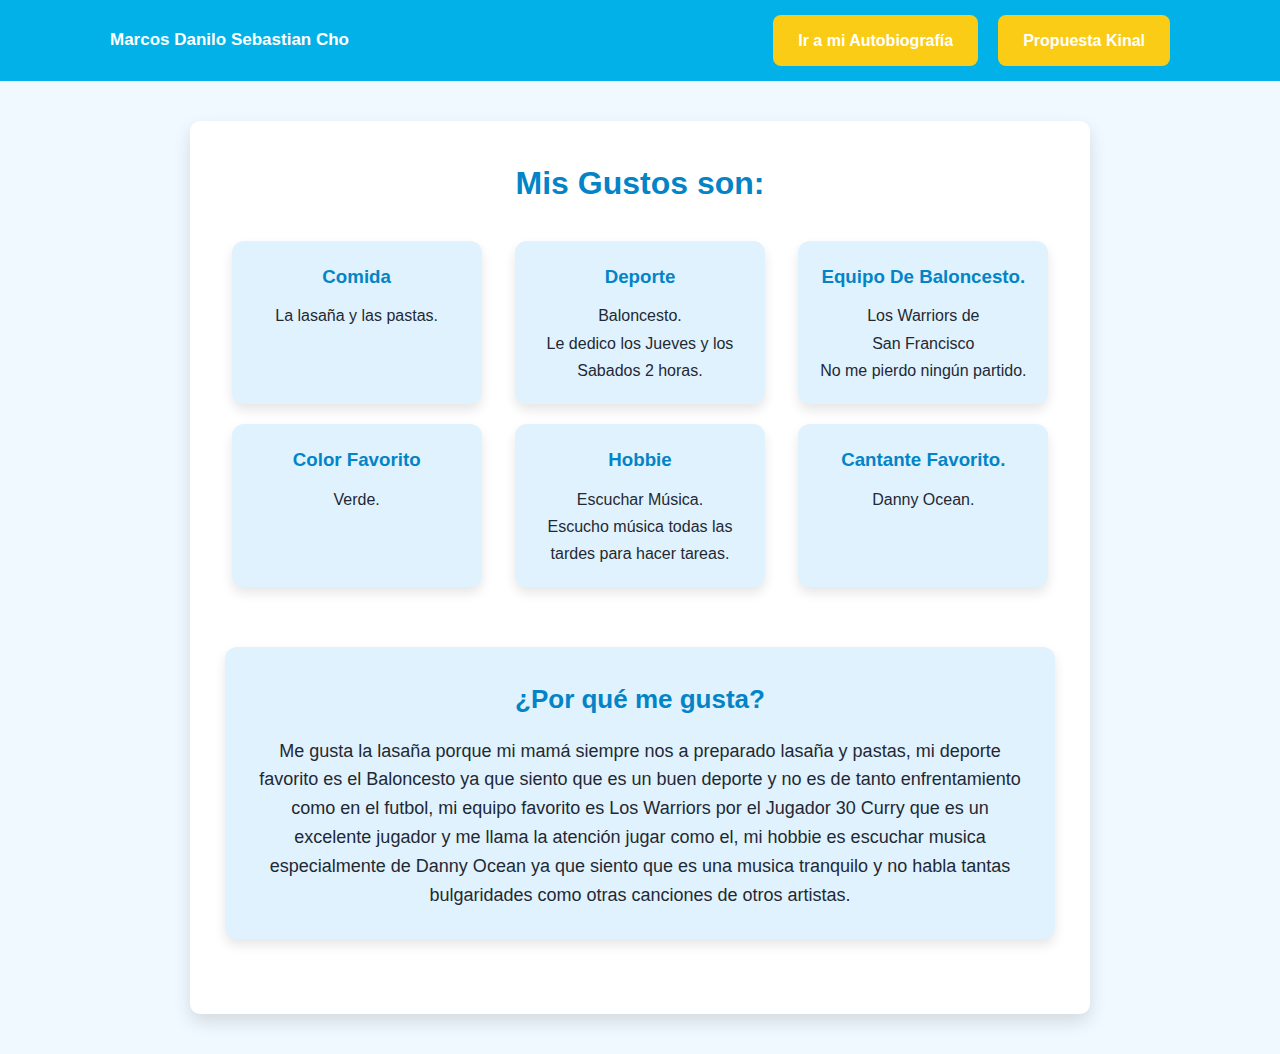
<file: index.html>
<!DOCTYPE html>
<html lang="es">
<head>
    <meta charset="UTF-8">
    <meta name="viewport" content="width=device-width, initial-scale=1.0">
    <title>Mis Gustos</title>
    <link rel="icon" type="image/png" href="./componets/layout/images/favicon.png">
    <link rel="stylesheet" href="./componets/layout/styles/styleMisGustos.css">
    <link rel="stylesheet" href="./componets/common/button.css">
</head>
<body>

     <header class="main-header">
        <div class="nav">
            <nav class="navbar">
                <div class="logo">Marcos Danilo Sebastian Cho</div>
                <ul>
                    <a href="autobiografia.html" class="btn">Ir a mi Autobiografía</a>
                    <a href="propuestaKinal.html" class="btn">Propuesta Kinal</a>
                </ul>
            </nav>
        </div>
    </header>

    <main>
    <h1>Mis Gustos son:</h1>

    <div class="cards-container">
        <div class="card-square">
            <h3>Comida</h3>
            <p>La lasaña y las pastas.</p>
        </div>

        <div class="card-square">
            <h3>Deporte</h3>
            <p>Baloncesto.</p>
            <p>Le dedico los Jueves y los Sabados 2 horas.</p>
        </div>

        <div class="card-square">
            <h3>Equipo De Baloncesto.</h3>
            <p>Los Warriors de <br>San Francisco</p>
            <p>No me pierdo ningún partido.</p>
        </div>

        <div class="card-square">
            <h3>Color Favorito</h3>
            <p>Verde.</p>
        </div>

        <div class="card-square">
            <h3>Hobbie</h3>
            <p>Escuchar Música.</p>
            <p>Escucho música todas las tardes para hacer tareas.</p>
        </div>

        <div class="card-square">
            <h3>Cantante Favorito.</h3>
            <p>Danny Ocean.</p>
        </div>

        

        <div class="card-grande">
            <h3>¿Por qué me gusta?</h3>
            <p>
                Me gusta la lasaña porque mi mamá siempre nos a preparado lasaña y pastas, mi deporte favorito es el Baloncesto ya
                que siento que es un buen deporte y no es de tanto enfrentamiento como en el futbol, mi equipo favorito es Los Warriors
                por el Jugador 30 Curry que es un excelente jugador y me llama la atención jugar como el, mi hobbie es escuchar musica especialmente
                de Danny Ocean ya que siento que es una musica tranquilo y no habla tantas bulgaridades como otras canciones de otros artistas.
            </p>
        </div>


    
    </div>
</main>

</body>
</html>
</file>
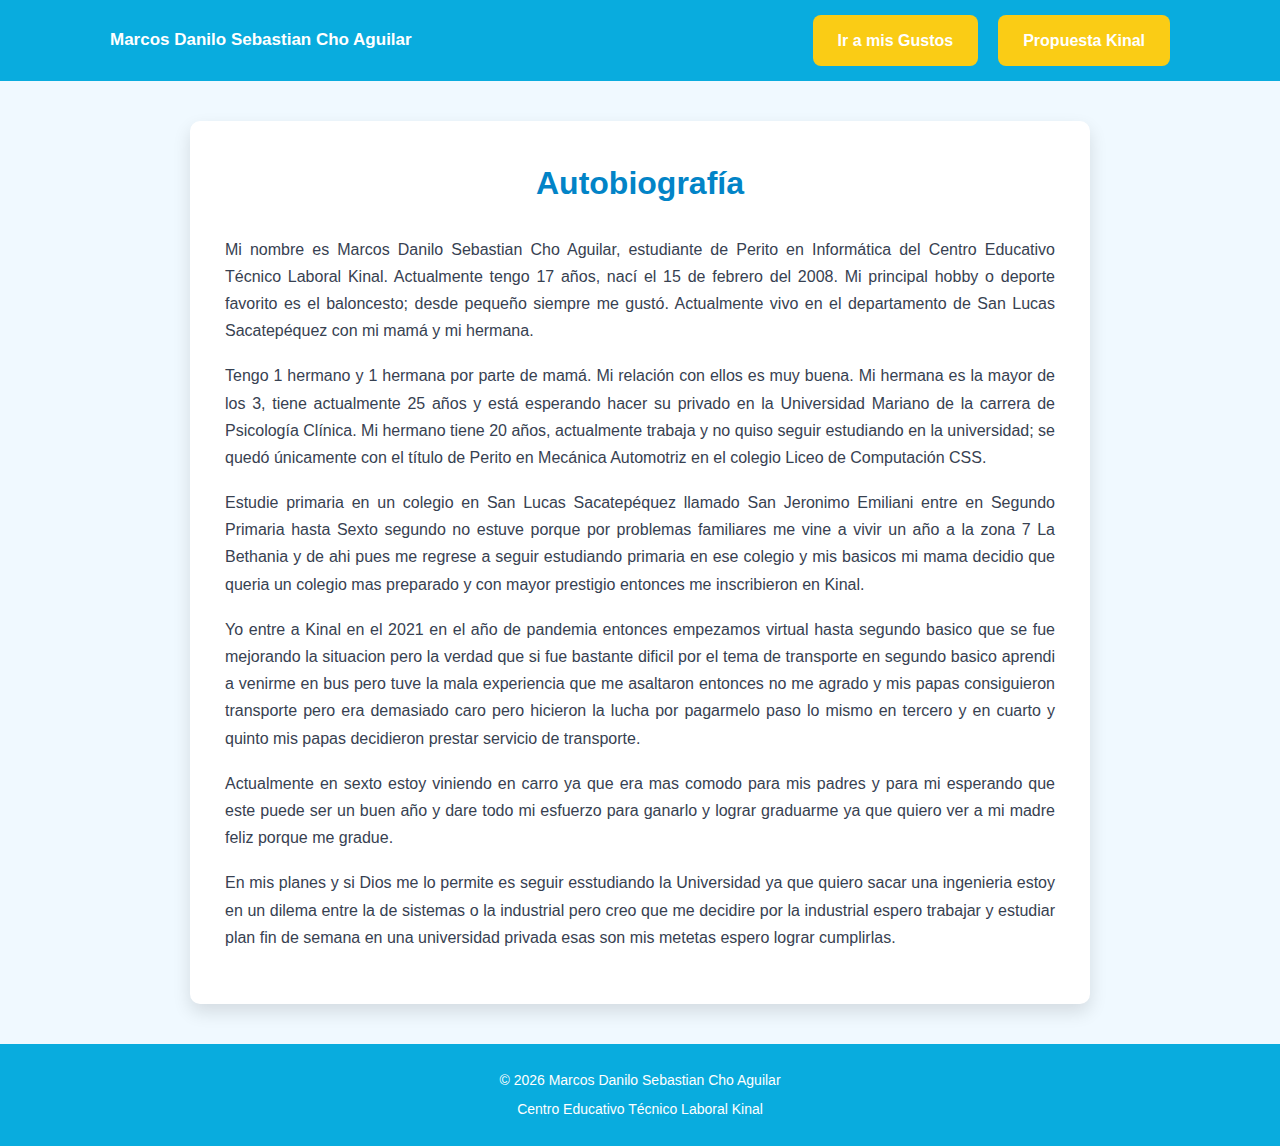
<file: autobiografia.html>
<!DOCTYPE html>
<html lang="es">
<head>
    <meta charset="UTF-8">
    <meta name="viewport" content="width=device-width, initial-scale=1.0">
    <title>Autobiografía</title>
    <link rel="icon" type="image/png" href="./componets/layout/images/favicon.png">
    <link rel="stylesheet" href="./componets/layout/styles/style.css">
    <link rel="stylesheet" href="./componets/common/button.css">
</head>
<body>

    <header class="main-header">
        <div class="nav">
            <nav class="navbar">
                <div class="logo">Marcos Danilo Sebastian Cho Aguilar</div>
                <ul>
                    <a href="index.html" class="btn">Ir a mis Gustos</a>
                    <a href="propuestaKinal.html" class="btn">Propuesta Kinal</a>
                </ul>
            </nav>
        </div>
    </header>

    <main>
        <h1>Autobiografía</h1>
        <p>
            Mi nombre es Marcos Danilo Sebastian Cho Aguilar, estudiante de Perito en Informática del Centro Educativo Técnico 
            Laboral Kinal. Actualmente tengo 17 años, nací el 15 de febrero del 2008. Mi principal hobby o deporte favorito es 
            el baloncesto; desde pequeño siempre me gustó. Actualmente vivo en el departamento de San Lucas Sacatepéquez con 
            mi mamá y mi hermana.
        </p>

        <p>
            Tengo 1 hermano y 1 hermana por parte de mamá. Mi relación con ellos es muy buena. Mi hermana es la mayor de los 3, 
            tiene actualmente 25 años y está esperando hacer su privado en la Universidad Mariano de la carrera de Psicología Clínica. 
            Mi hermano tiene 20 años, actualmente trabaja y no quiso seguir estudiando en la universidad; se quedó únicamente con 
            el título de Perito en Mecánica Automotriz en el colegio Liceo de Computación CSS.
        </p>

        <p>
            Estudie primaria en un colegio en San Lucas Sacatepéquez llamado San Jeronimo Emiliani entre en Segundo Primaria hasta Sexto 
            segundo no estuve porque por problemas familiares me vine a vivir un año a la zona 7 La Bethania y de ahi pues me regrese a seguir
            estudiando primaria en ese colegio y mis basicos mi mama decidio que queria un colegio mas preparado y con mayor prestigio entonces me
            inscribieron en Kinal.
        </p>

        <p>
            Yo entre a Kinal en el 2021 en el año de pandemia entonces empezamos virtual hasta segundo basico que se fue mejorando la situacion
            pero la verdad que si fue bastante dificil por el tema de transporte en segundo basico aprendi a venirme en bus pero tuve la mala 
            experiencia que me asaltaron entonces no me agrado y mis papas consiguieron transporte pero era demasiado caro pero hicieron
            la lucha por pagarmelo paso lo mismo en tercero y en cuarto  y quinto mis papas decidieron prestar servicio de transporte.
        </p>

        <p>
            Actualmente en sexto estoy viniendo en carro ya que era mas comodo para mis padres y para mi esperando que este puede ser un buen
            año y dare todo mi esfuerzo para ganarlo y lograr graduarme ya que quiero ver a mi madre feliz porque me gradue.
        </p>

        <p>
            En mis planes y si Dios me lo permite es seguir esstudiando la Universidad ya que quiero sacar una ingenieria estoy en un dilema entre 
            la de sistemas o la industrial pero creo que me decidire por la industrial espero trabajar y estudiar plan fin de semana en una universidad
            privada esas son mis metetas espero lograr cumplirlas.
        </p>
    </main>

    <footer class="footer">
        <p>© 2026 Marcos Danilo Sebastian Cho Aguilar</p>
        <p>Centro Educativo Técnico Laboral Kinal</p>
    </footer>


</body>
</html>
</file>
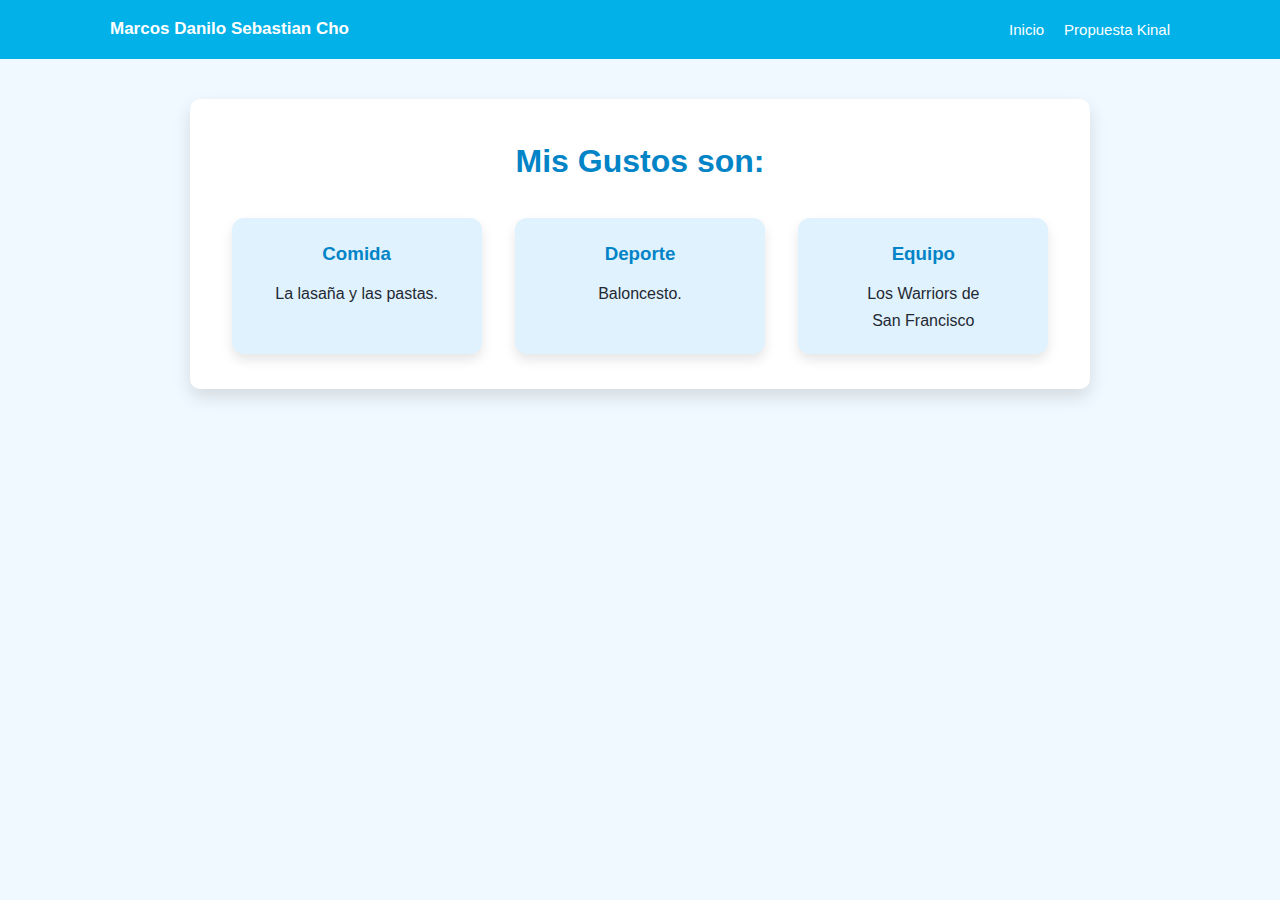
<file: misGustos.html>
<!DOCTYPE html>
<html lang="es">
<head>
    <meta charset="UTF-8">
    <meta name="viewport" content="width=device-width, initial-scale=1.0">
    <title>Mis Gustos</title>
    <link rel="stylesheet" href="styles/styleMisGustos.css">
</head>
<body>

     <header class="main-header">
        <div class="nav">
            <nav class="navbar">
                <div class="logo">Marcos Danilo Sebastian Cho</div>
                <ul>
                    <li><a href="index.html">Inicio</a></li>
                    <li><a href="propuestaKinal.html">Propuesta Kinal</a></li>
                </ul>
            </nav>
        </div>
    </header>

    <main>
    <h1>Mis Gustos son:</h1>

    <div class="cards-container">
        <div class="card-square">
            <h3>Comida</h3>
            <p>La lasaña y las pastas.</p>
        </div>

        <div class="card-square">
            <h3>Deporte</h3>
            <p>Baloncesto.</p>
        </div>

        <div class="card-square">
            <h3>Equipo</h3>
            <p>Los Warriors de <br>San Francisco</p>
        </div>
    </div>
</main>

</body>
</html>
</file>
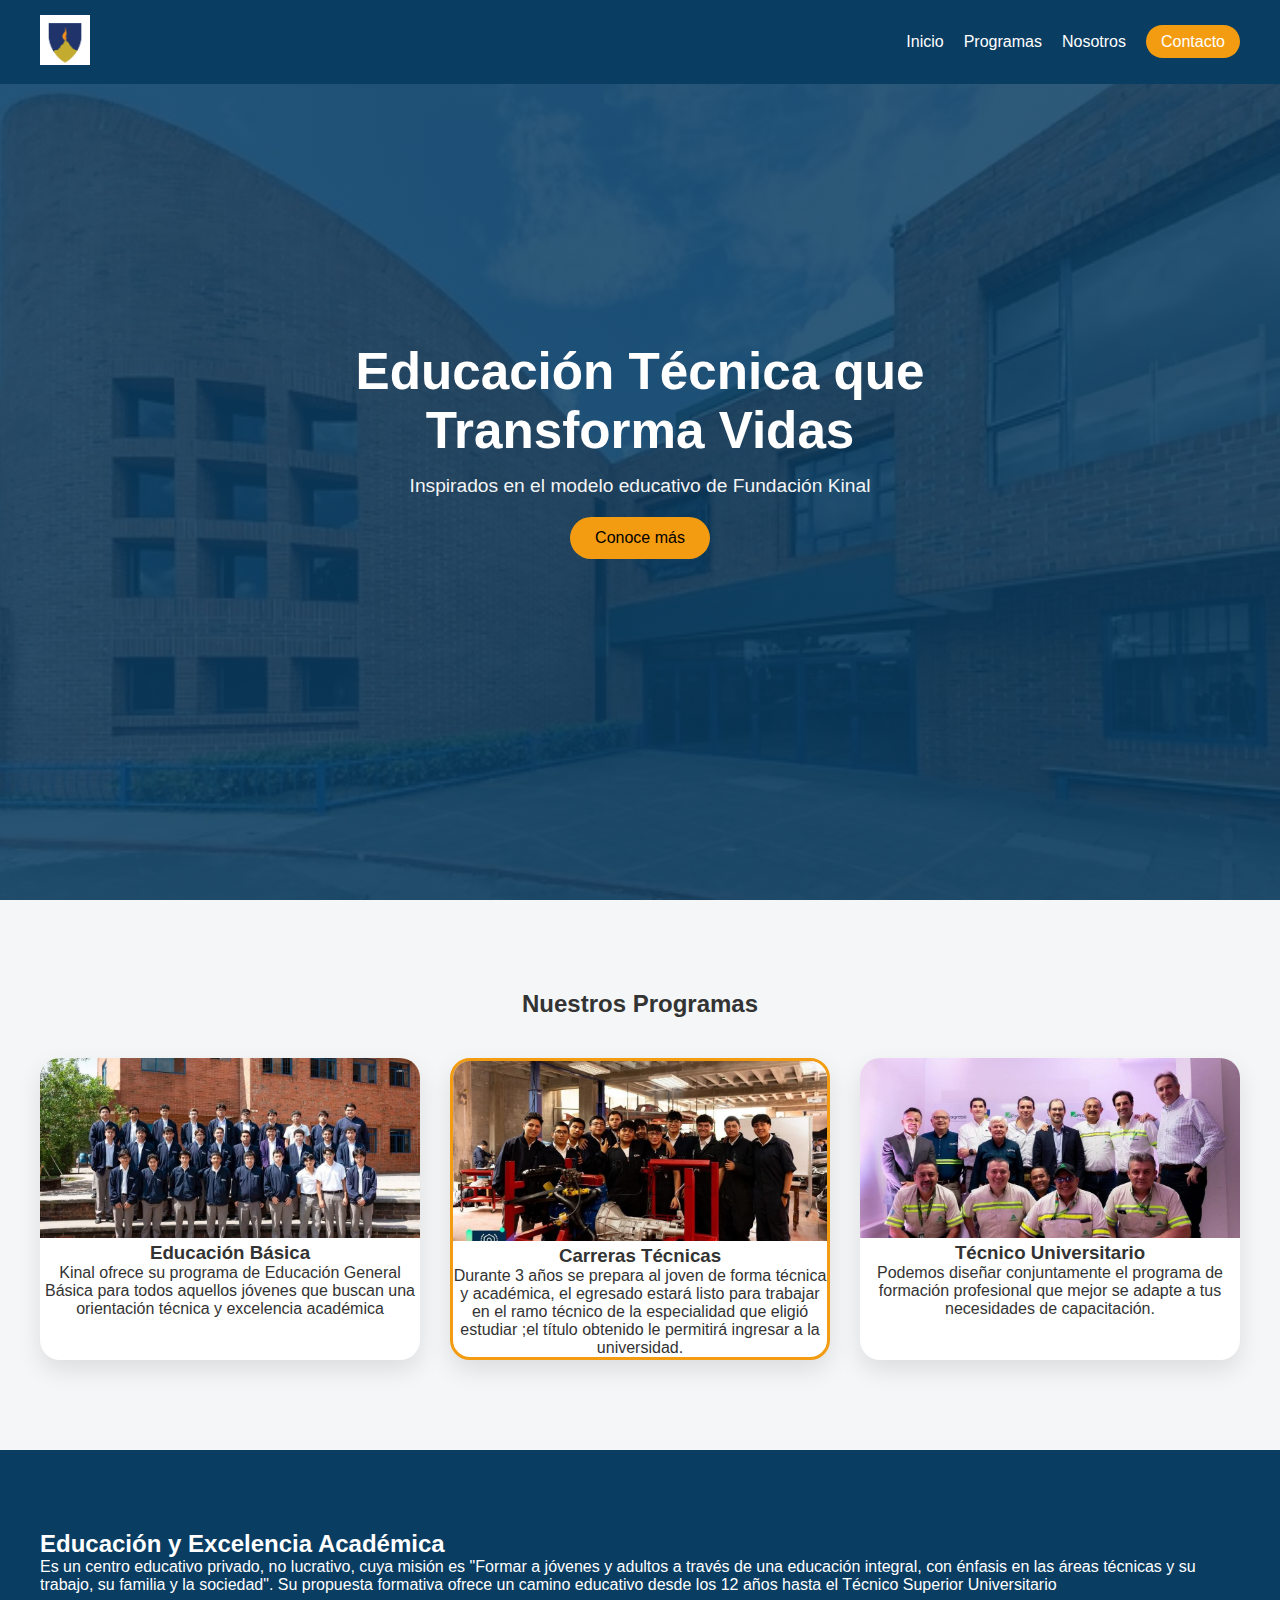
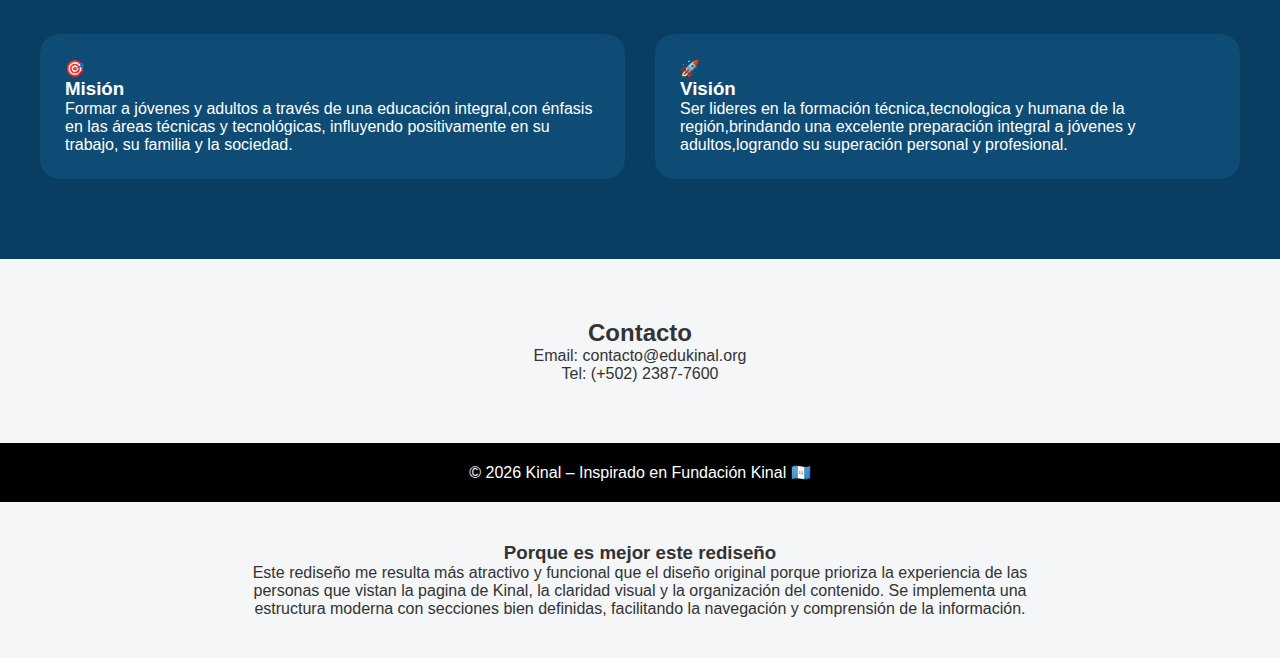
<file: propuestaKinal.html>
<!DOCTYPE html>
<html lang="es">
<head>
    <meta charset="UTF-8">
    <meta name="viewport" content="width=device-width, initial-scale=1.0">
    <title>Pagina Principal – Kinal Academy</title>
    <link rel="icon" type="image/png" href="./componets/layout/images/favicon.png">
    <link rel="stylesheet" href="componets/layout/styles/propuestaKinal.css">
    
</head>

<body>

<header class="main-header">
    <nav class="navbar">
        <div class="logo">
            <img src="./componets/layout/images/logo.png" alt="Logo Kinal">
        </div>
        <ul class="nav-links">
            <li><a href="./index.html">Inicio</a></li>
            <li><a href="#programas">Programas</a></li>
            <li><a href="#nosotros">Nosotros</a></li>
            <li><a href="#contacto" class="btn-nav">Contacto</a></li>
        </ul>
    </nav>
</header>


<section id="inicio" class="hero">
    <div class="hero-overlay"></div>
    <div class="hero-content">
        <h1>Educación Técnica que Transforma Vidas</h1>
        <p>Inspirados en el modelo educativo de Fundación Kinal</p>
        <a href="#programas" class="btn-primary">Conoce más</a>
    </div>
</section>

<section id="programas" class="programs">
    <h2>Nuestros Programas</h2>

    <div class="programs-container">
        <div class="program-card">
            <img src="./componets/layout/images/estudiantes.jpeg" alt="Educación Básica">
            <h3>Educación Básica</h3>
            <p>Kinal ofrece su programa de Educación General Básica para 
                todos aquellos jóvenes que buscan una orientación técnica
                y excelencia académica</p>
        </div>

        <div class="program-card destacado">
            <img src="./componets/layout/images/taller.jpeg" alt="Carreras Técnicas">
            <h3>Carreras Técnicas</h3>
            <p>Durante 3 años se prepara al joven de forma técnica  y 
                académica, el egresado estará listo para trabajar en 
                el ramo técnico de la especialidad que eligió estudiar
                ;el título obtenido le permitirá ingresar a la universidad.
            </p>
        </div>

        <div class="program-card">
            <img src="./componets/layout/images/tecnico.jpeg" alt="Técnico Universitario">
            <h3>Técnico Universitario</h3>
            <p>Podemos diseñar conjuntamente el programa de formación 
                profesional que mejor se adapte a tus necesidades de 
                capacitación.
            </p>
        </div>
    </div>
</section>


<section id="nosotros" class="about">
    <h2>Educación y Excelencia Académica</h2>
    <p class="about-description">
        Es un centro educativo privado, no lucrativo, cuya misión es "Formar a jóvenes y adultos a través de 
        una educación integral, con énfasis en las áreas técnicas y su trabajo, su familia y la sociedad". 
        Su propuesta formativa ofrece un camino educativo desde los 12 años hasta el Técnico Superior Universitario
    </p>

    <div class="about-container">
        <div class="about-card">
            <div class="icon">🎯</div>
            <h3>Misión</h3>
            <p>
                Formar a jóvenes y adultos a través de una educación integral,con 
                énfasis en las áreas técnicas y tecnológicas, influyendo 
                positivamente en su trabajo, su familia y la sociedad.
            </p>
        </div>

        <div class="about-card">
            <div class="icon">🚀</div>
            <h3>Visión</h3>
            <p>
                Ser lideres en la formación técnica,tecnologica y humana de la 
                región,brindando una excelente preparación integral a jóvenes
                y adultos,logrando su superación personal y profesional.
            </p>
        </div>
    </div>
</section>



<section id="contacto" class="contact">
    <h2>Contacto</h2>
    <p>Email: contacto@edukinal.org</p>
    <p>Tel: (+502) 2387-7600</p>
</section>

<footer class="footer">
    <p>© 2026 Kinal – Inspirado en Fundación Kinal 🇬🇹</p>
</footer>

<section class="explicacion-redisenio">
    <h3>Porque es mejor este rediseño</h3>
    <p>
        Este rediseño me resulta más atractivo y funcional que el diseño original porque prioriza la
        experiencia de las personas que vistan la pagina de Kinal, la claridad visual y la organización del 
        contenido. Se implementa una estructura moderna con secciones bien definidas, facilitando la 
        navegación y comprensión de la información. 
    </p>
</section>

</body>
</html>
</file>
<file: componets/layout/styles/styleMisGustos.css>
* {
    margin: 0;
    padding: 0;
    box-sizing: border-box;
    font-family: "Segoe UI", Tahoma, Geneva, Verdana, sans-serif;
}

body {
    background-color: #f0f9ff; 
    color: #1f2933;
    line-height: 1.7;
}

.main-header {
    background-color: #02b1e7; 
    padding: 15px 0;
}

.navbar {
    max-width: 1100px;
    margin: auto;
    display: flex;
    justify-content: space-between;
    align-items: center;
    padding: 0 20px;
}

.logo {
    color: #ffffff;
    font-weight: 600;
    font-size: 17px;
}

.navbar ul {
    list-style: none;
    display: flex;
    gap: 20px;
}

.navbar ul li a {
    color: #ffffff;
    text-decoration: none;
    font-size: 15px;
    transition: opacity 0.3s ease;
}

.navbar ul li a:hover {
    opacity: 0.8;
}

main {
    max-width: 900px;
    margin: 40px auto;
    background-color: #ffffff;
    padding: 35px;
    border-radius: 10px;
    box-shadow: 0 8px 18px rgba(0, 0, 0, 0.12);
}

main h1 {
    text-align: center;
    margin-bottom: 30px;
    color: #0284c7; 
}

.cards-container {
    display: flex;
    justify-content: space-around;
    flex-wrap: wrap;
    gap: 20px;
}

.card-square {
    background-color: #e0f2fe; 
    border-radius: 12px;
    padding: 20px;
    width: 250px;
    text-align: center;
    box-shadow: 0 6px 12px rgba(0, 0, 0, 0.1);
    transition: transform 0.3s ease, box-shadow 0.3s ease;
}

.card-square h3 {
    margin-bottom: 10px;
    color: #0284c7; 
}

.card-square p {
    color: #1f2933;
}

.card-square:hover {
    transform: translateY(-5px);
    box-shadow: 0 10px 20px rgba(0, 0, 0, 0.15);
}

.card-grande {
    width: 100%;
    max-width: 900px;
    margin: 40px auto;
    padding: 30px;
    background-color: #e0f2fe; 
    border-radius: 12px; 
    box-shadow: 0 6px 12px rgba(0, 0, 0, 0.1); 
    text-align: center;
    transition: transform 0.3s ease, box-shadow 0.3s ease; 
}

.card-grande h3 {
    font-size: 26px;
    margin-bottom: 15px;
    color: #0284c7; 
}

.card-grande p {
    font-size: 18px;
    line-height: 1.6;
    color: #1f2933; 
}

.card-grande:hover {
    transform: translateY(-5px);
    box-shadow: 0 10px 20px rgba(0, 0, 0, 0.15);
}


.footer {
    background-color: #02b1e7; 
    color: #ffffff;
    text-align: center;
    padding: 20px 10px;
    margin-top: 40px;
}

.footer p {
    font-size: 14px;
    margin: 5px 0;
}

@media (max-width: 768px) {
    .navbar {
        flex-direction: column;
        gap: 10px;
    }

    main {
        margin: 20px;
        padding: 25px;
    }

    .cards-container {
        flex-direction: column;
        align-items: center;
    }
}
</file>
<file: componets/common/button.css>
.btn {
    display: inline-block;
    padding: 12px 25px;
    font-size: 16px;
    font-weight: 600;
    color: #ffffff;           
    background-color: #facc15; 
    border: none;
    border-radius: 8px;
    text-decoration: none;
    cursor: pointer;
    transition: background-color 0.3s ease, transform 0.2s ease;
}

.btn:hover {
    background-color: #eab308; 
    transform: translateY(-2px); 
}
</file>
<file: componets/layout/styles/style.css>
* {
    margin: 0;
    padding: 0;
    box-sizing: border-box;
    font-family: "Segoe UI", Tahoma, Geneva, Verdana, sans-serif;
}

body {
    background-color: #f0f9ff; 
    color: #1f2933;
    line-height: 1.7;
}

.main-header {
    background-color: #09acde; 
    padding: 15px 0;
}

.navbar {
    max-width: 1100px;
    margin: auto;
    display: flex;
    justify-content: space-between;
    align-items: center;
    padding: 0 20px;
}

.logo {
    color: #ffffff;
    font-weight: 600;
    font-size: 17px;
}

.navbar ul {
    list-style: none;
    display: flex;
    gap: 20px;
}

.navbar ul li a {
    color: #ffffff;
    text-decoration: none;
    font-size: 15px;
    transition: opacity 0.3s ease;
}

.navbar ul li a:hover {
    opacity: 0.8;
}

main {
    max-width: 900px;
    margin: 40px auto;
    background-color: #ffffff;
    padding: 35px;
    border-radius: 10px;
    box-shadow: 0 8px 18px rgba(0, 0, 0, 0.12);
}

main h1 {
    text-align: center;
    margin-bottom: 25px;
    color: #0284c7;
}

main p {
    margin-bottom: 18px;
    text-align: justify;
    font-size: 16px;
    color: #374151;
}

.footer {
    background-color: #09acde; 
    color: #ffffff;
    text-align: center;
    padding: 20px 10px;
    margin-top: 40px;
}

.footer p {
    font-size: 14px;
    margin: 5px 0;
}

@media (max-width: 768px) {
    .navbar {
        flex-direction: column;
        gap: 10px;
    }

    main {
        margin: 20px;
        padding: 25px;
    }
}
</file>
<file: componets/layout/styles/propuestaKinal.css>
* {
    margin: 0;
    padding: 0;
    box-sizing: border-box;
    font-family: 'Poppins', sans-serif;
}

body {
    background: #F4F6F7;
    color: #333;
}

.main-header {
    background: #0A3D62;
    padding: 15px 40px;
    position: fixed;
    width: 100%;
    z-index: 100;
}

.logo img {
    height: 50px;
}


.logo span {
    color: #F39C12;
}

.navbar {
    display: flex;
    justify-content: space-between;
    align-items: center;
}

.nav-links {
    list-style: none;
    display: flex;
    gap: 20px;
}

.nav-links a {
    color: white;
    text-decoration: none;
}

.btn-nav {
    background: #F39C12;
    padding: 8px 15px;
    border-radius: 20px;
    color: #000;
}

.hero {
    height: 100vh;
    background: url("../images/kinal2.jpeg") center/cover no-repeat;
    position: relative;
    display: flex;
    align-items: center;
    justify-content: center;
}


.hero-overlay {
    position: absolute;
    inset: 0;
    background: linear-gradient(
        rgba(10, 61, 98, 0.85),
        rgba(10, 61, 98, 0.85)
    );
}

.hero-content {
    position: relative;
    color: white;
    text-align: center;
    max-width: 800px;
    padding: 20px;
}

.hero-content h1 {
    font-size: 3.2rem;
    margin-bottom: 15px;
}

.hero-content p {
    font-size: 1.2rem;
    opacity: 0.95;
}

.btn-primary {
    background: #F39C12;
    color: black;
    padding: 12px 25px;
    border-radius: 30px;
    text-decoration: none;
    display: inline-block;
    margin-top: 20px;
}

/* PROGRAMAS */
.programs {
    padding: 90px 40px;
    text-align: center;
}

.programs-container {
    display: grid;
    grid-template-columns: repeat(auto-fit, minmax(250px, 1fr));
    gap: 30px;
    margin-top: 40px;
}

.program-card {
    background: white;
    border-radius: 20px;
    overflow: hidden;
    box-shadow: 0 10px 25px rgba(0,0,0,0.1);
    transition: transform 0.3s;
}

.program-card:hover {
    transform: translateY(-10px);
}

.program-card img {
    width: 100%;
    height: 180px;
    object-fit: cover;
}

.destacado {
    border: 3px solid #F39C12;
}

.about {
    background: #0A3D62;
    color: white;
    padding: 80px 40px;
}

.about-container {
    display: grid;
    grid-template-columns: repeat(auto-fit, minmax(280px, 1fr));
    gap: 30px;
    margin-top: 40px;
}

.about-card {
    background: #0F4C75;
    border-radius: 20px;
    padding: 25px;
}

.about-card img {
    width: 100%;
    border-radius: 15px;
    margin-bottom: 15px;
}

.contact {
    padding: 60px;
    text-align: center;
}

.footer {
    background: #000;
    color: white;
    text-align: center;
    padding: 20px;
}

.explicacion-redisenio {
    text-align: center;
    max-width: 800px;
    margin: 40px auto;
}
</file>
<file: styles/styleMisGustos.css>
/* Reset básico */
* {
    margin: 0;
    padding: 0;
    box-sizing: border-box;
    font-family: "Segoe UI", Tahoma, Geneva, Verdana, sans-serif;
}

/* Estilo general */
body {
    background-color: #f0f9ff; /* azul muy claro de fondo */
    color: #1f2933;
    line-height: 1.7;
}

/* Header y navegación */
.main-header {
    background-color: #02b1e7; /* azul alegre */
    padding: 15px 0;
}

.navbar {
    max-width: 1100px;
    margin: auto;
    display: flex;
    justify-content: space-between;
    align-items: center;
    padding: 0 20px;
}

.logo {
    color: #ffffff;
    font-weight: 600;
    font-size: 17px;
}

.navbar ul {
    list-style: none;
    display: flex;
    gap: 20px;
}

.navbar ul li a {
    color: #ffffff;
    text-decoration: none;
    font-size: 15px;
    transition: opacity 0.3s ease;
}

.navbar ul li a:hover {
    opacity: 0.8;
}

/* Contenido principal */
main {
    max-width: 900px;
    margin: 40px auto;
    background-color: #ffffff;
    padding: 35px;
    border-radius: 10px;
    box-shadow: 0 8px 18px rgba(0, 0, 0, 0.12);
}

/* Título principal */
main h1 {
    text-align: center;
    margin-bottom: 30px;
    color: #0284c7; /* azul más intenso para títulos */
}

/* Contenedor de tarjetas */
.cards-container {
    display: flex;
    justify-content: space-around;
    flex-wrap: wrap;
    gap: 20px;
}

/* Tarjetas */
.card-square {
    background-color: #e0f2fe; /* azul clarito */
    border-radius: 12px;
    padding: 20px;
    width: 250px;
    text-align: center;
    box-shadow: 0 6px 12px rgba(0, 0, 0, 0.1);
    transition: transform 0.3s ease, box-shadow 0.3s ease;
}

.card-square h3 {
    margin-bottom: 10px;
    color: #0284c7; /* azul intenso */
}

.card-square p {
    color: #1f2933;
}

/* Efecto hover en tarjetas */
.card-square:hover {
    transform: translateY(-5px);
    box-shadow: 0 10px 20px rgba(0, 0, 0, 0.15);
}

/* Footer */
.footer {
    background-color: #02b1e7; /* mismo azul que header */
    color: #ffffff;
    text-align: center;
    padding: 20px 10px;
    margin-top: 40px;
}

.footer p {
    font-size: 14px;
    margin: 5px 0;
}

/* Responsive */
@media (max-width: 768px) {
    .navbar {
        flex-direction: column;
        gap: 10px;
    }

    main {
        margin: 20px;
        padding: 25px;
    }

    .cards-container {
        flex-direction: column;
        align-items: center;
    }
}
</file>
